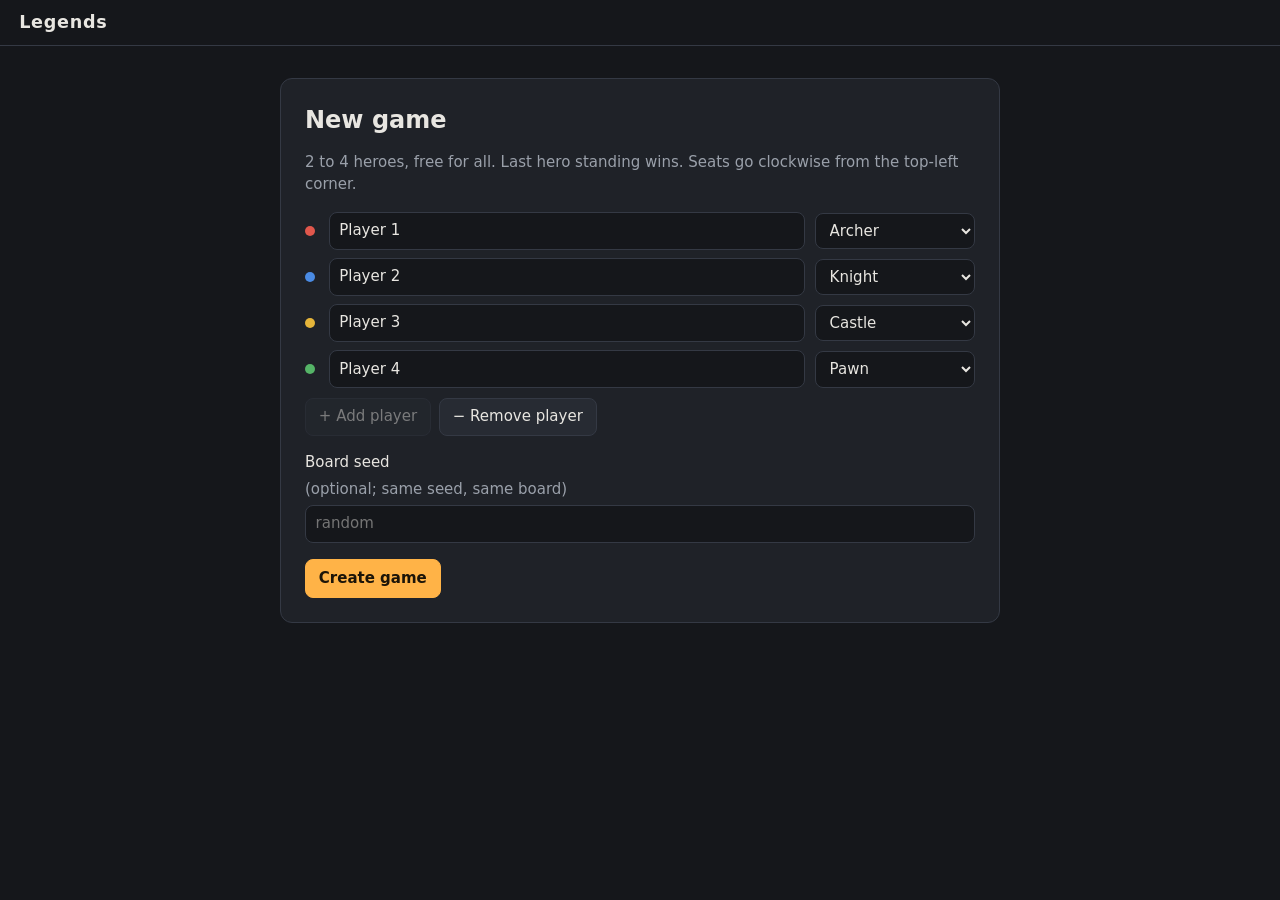
<file: src/main/resources/static/index.html>
<!DOCTYPE html>
<html lang="en">
<head>
  <meta charset="utf-8">
  <meta name="viewport" content="width=device-width, initial-scale=1">
  <title>Legends: new game</title>
  <link rel="stylesheet" href="css/legends.css">
</head>
<body>
  <header class="topbar">
    <a class="logo" href="/">Legends</a>
  </header>

  <main class="panel narrow">
    <section id="setup">
      <h1>New game</h1>
      <p class="muted">2 to 4 heroes, free for all. Last hero standing wins. Seats go clockwise from the top-left corner.</p>
      <form id="setup-form">
        <div id="player-rows" class="player-rows"></div>
        <div class="row-buttons">
          <button type="button" id="add-player">+ Add player</button>
          <button type="button" id="remove-player">− Remove player</button>
        </div>
        <label class="seed">Board seed <span class="muted">(optional; same seed, same board)</span>
          <input id="seed" type="number" inputmode="numeric" placeholder="random">
        </label>
        <button type="submit" class="primary">Create game</button>
      </form>
    </section>

    <section id="links" hidden>
      <h1>Send each player their link</h1>
      <p class="muted">Whoever opens a link plays that seat, so send each one only to its player.
        To play on one computer, open every link in its own tab.</p>
      <label class="address">Links use
        <select id="address"></select>
      </label>
      <p id="address-note" class="muted small"></p>
      <ol id="seat-links" class="seat-links"></ol>
      <p class="muted small">Board seed: <span id="seed-used"></span></p>
      <button type="button" id="again">Set up another game</button>
    </section>
  </main>

  <div id="toast" class="toast" role="alert" hidden></div>

  <script type="module" src="js/lobby.js"></script>
</body>
</html>
</file>
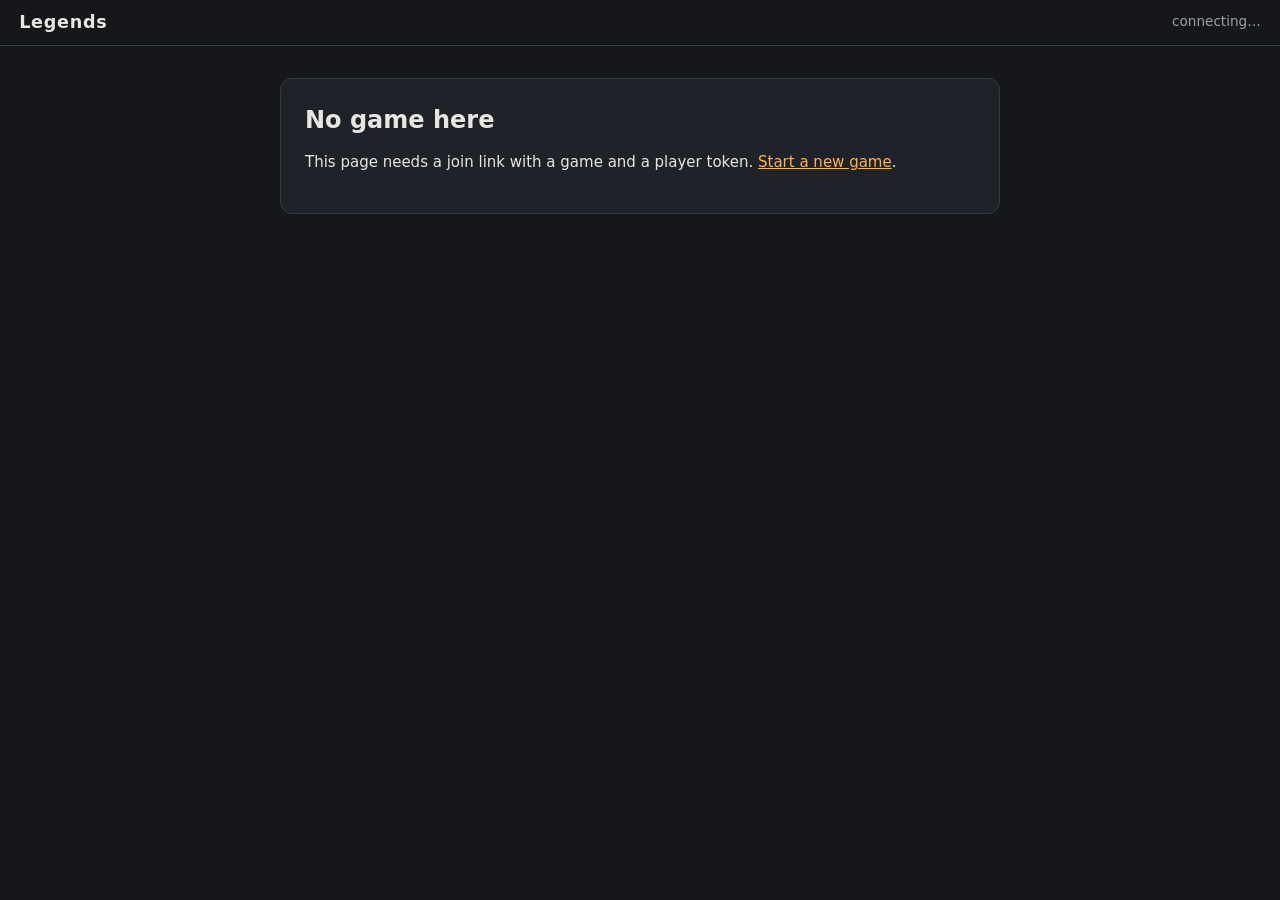
<file: src/main/resources/static/play.html>
<!DOCTYPE html>
<html lang="en">
<head>
  <meta charset="utf-8">
  <meta name="viewport" content="width=device-width, initial-scale=1">
  <title>Legends</title>
  <link rel="stylesheet" href="css/legends.css">
</head>
<body>
  <header class="topbar">
    <a class="logo" href="/">Legends</a>
    <span id="connection" class="connecting">connecting…</span>
  </header>

  <main id="game" class="game">
    <section class="board-area">
      <div id="status" class="status">Loading…</div>
      <canvas id="board" width="646" height="646" aria-label="Game board"></canvas>
      <div id="hint" class="hint"></div>
      <div id="actions" class="actions"></div>
    </section>

    <aside class="sidebar">
      <h2>Players</h2>
      <div id="players" class="players"></div>
      <h2>What happened</h2>
      <ol id="log" class="log"></ol>
      <details class="help">
        <summary>How to play</summary>
        <ul>
          <li>On your turn, dots show where you can move. Click one.</li>
          <li>Pick an attack (or press its number), then click an orange square. Hover first to preview: red is damage, blue arrows show pushes and pulls.</li>
          <li>Attacks that hit everything around you (Push Back, Pull, Queen lines) fire when you click your hero, anyone they affect, or the button again.</li>
          <li>★ buttons are Supers. A dashed gold ring means a hero's Super is ready.</li>
          <li>The gold diamond is the Keystone. The green dot means poisoned.</li>
          <li><kbd>Esc</kbd> cancels, <kbd>M</kbd> goes back to moving, <kbd>Enter</kbd> ends your turn.</li>
          <li>Bombs are hidden from everyone. Remember where they went off.</li>
        </ul>
      </details>
    </aside>
  </main>

  <section id="missing" class="panel narrow" hidden>
    <h1>No game here</h1>
    <p>This page needs a join link with a game and a player token. <a href="/">Start a new game</a>.</p>
  </section>

  <div id="gameover" class="overlay" hidden>
    <div class="panel">
      <h1 id="gameover-text"></h1>
      <button type="button" id="gameover-close">See the board</button>
      <a class="button" href="/">New game</a>
    </div>
  </div>

  <div id="toast" class="toast" role="alert" hidden></div>

  <script type="module" src="js/play.js"></script>
</body>
</html>
</file>
<file: src/main/resources/static/css/legends.css>
/* Legends: a plain, readable first look. Pixel art and a real visual style come later. */

:root {
  --bg: #15171b;
  --panel: #1f2228;
  --panel-2: #272b33;
  --line: #343944;
  --text: #e8e6e1;
  --muted: #9aa0aa;
  --accent: #ffb347;
  --gold: #ffd54a;
  --danger: #ff6b5e;
  --radius: 8px;
  color-scheme: dark;
}

* { box-sizing: border-box; }

body {
  margin: 0;
  background: var(--bg);
  color: var(--text);
  font: 15px/1.45 system-ui, -apple-system, "Segoe UI", sans-serif;
}

a { color: var(--accent); }
h1 { font-size: 1.5rem; margin: 0 0 0.5rem; }
h2 { font-size: 0.8rem; text-transform: uppercase; letter-spacing: 0.08em; color: var(--muted); margin: 1.2rem 0 0.5rem; }
h2:first-child { margin-top: 0; }
[hidden] { display: none !important; }
.muted { color: var(--muted); }
.small { font-size: 0.85rem; }

kbd {
  font: 11px ui-monospace, Menlo, monospace;
  padding: 1px 4px;
  border: 1px solid var(--line);
  border-radius: 4px;
  color: var(--muted);
}

/* ----- controls ----- */

button, .button {
  display: inline-flex;
  align-items: center;
  gap: 0.5rem;
  padding: 0.45rem 0.8rem;
  border: 1px solid var(--line);
  border-radius: var(--radius);
  background: var(--panel-2);
  color: var(--text);
  font: inherit;
  text-decoration: none;
  cursor: pointer;
}
button:hover:not(:disabled), .button:hover { border-color: var(--muted); }
button:disabled { opacity: 0.45; cursor: default; }
button.selected { border-color: var(--accent); background: #3a2f1f; }
button.primary { background: var(--accent); border-color: var(--accent); color: #1b1408; font-weight: 600; }
button.super span:first-child { color: var(--gold); }
button.end-turn { margin-left: auto; }

input, select {
  padding: 0.45rem 0.6rem;
  border: 1px solid var(--line);
  border-radius: var(--radius);
  background: var(--bg);
  color: var(--text);
  font: inherit;
}

/* ----- layout ----- */

.topbar {
  display: flex;
  align-items: center;
  justify-content: space-between;
  padding: 0.6rem 1.2rem;
  border-bottom: 1px solid var(--line);
}
.logo { color: var(--text); font-weight: 700; letter-spacing: 0.04em; text-decoration: none; font-size: 1.1rem; }

#connection { font-size: 0.85rem; color: var(--muted); }
#connection.live { color: #6fdc7a; }
#connection.offline { color: var(--danger); }

.panel {
  background: var(--panel);
  border: 1px solid var(--line);
  border-radius: 12px;
  padding: 1.5rem;
}
.narrow { max-width: 720px; margin: 2rem auto; }

.game {
  display: flex;
  gap: 1.5rem;
  align-items: flex-start;
  padding: 1.2rem;
  justify-content: center;
}

.board-area { display: flex; flex-direction: column; gap: 0.6rem; width: min(646px, 100%); }
#board { width: 100%; max-width: 646px; height: auto; border-radius: var(--radius); cursor: pointer; display: block; }

.status { font-size: 1.15rem; font-weight: 600; min-height: 1.6rem; }
.status.your-turn { color: var(--accent); }
.hint { color: var(--muted); min-height: 1.3rem; font-size: 0.9rem; }
.actions { display: flex; flex-wrap: wrap; gap: 0.5rem; }

.sidebar {
  width: 320px;
  flex-shrink: 0;
  background: var(--panel);
  border: 1px solid var(--line);
  border-radius: 12px;
  padding: 1rem;
}

@media (max-width: 1000px) {
  .game { flex-direction: column; align-items: center; }
  .sidebar { width: min(646px, 100%); }
}

/* ----- players ----- */

.players { display: flex; flex-direction: column; gap: 0.5rem; }
.player {
  border: 1px solid var(--line);
  border-left: 4px solid var(--seat);
  border-radius: var(--radius);
  padding: 0.5rem 0.6rem;
  background: var(--panel-2);
}
.player.current { box-shadow: 0 0 0 1px var(--seat); }
.player.defeated { opacity: 0.45; }
.player.defeated .player-name { text-decoration: line-through; }
.player-title { display: flex; align-items: center; gap: 0.4rem; margin-bottom: 0.3rem; }
.player-name { font-weight: 600; overflow: hidden; text-overflow: ellipsis; white-space: nowrap; }
.player-hero { margin-left: auto; color: var(--muted); font-size: 0.85rem; }
.player-line { font-size: 0.8rem; color: var(--muted); margin-top: 0.2rem; }
.tag { font-size: 0.7rem; padding: 0 0.35rem; border-radius: 4px; background: var(--seat); color: #111; font-weight: 700; }
.swatch { width: 10px; height: 10px; border-radius: 50%; background: var(--seat); flex-shrink: 0; display: inline-block; }

.meter { display: grid; grid-template-columns: 3.4rem 1fr 4.6rem; align-items: center; gap: 0.4rem; font-size: 0.8rem; }
.meter-label { color: var(--muted); }
.meter-bar { height: 6px; background: #0f1114; border-radius: 3px; overflow: hidden; }
.meter-fill { height: 100%; }
.meter-text { text-align: right; font-variant-numeric: tabular-nums; }
.meter.hearts .meter-fill { background: #e0574c; }
.meter.super .meter-fill { background: #8a7a3a; }
.meter.super.ready .meter-fill { background: var(--gold); }
.meter.super.ready .meter-text { color: var(--gold); font-weight: 700; }

/* ----- log ----- */

.log {
  list-style: none;
  margin: 0;
  padding: 0.4rem 0.6rem;
  max-height: 260px;
  overflow-y: auto;
  background: var(--bg);
  border-radius: var(--radius);
  font-size: 0.82rem;
}
.log:empty::before { content: "Nothing yet."; color: var(--muted); }
.log li { padding: 0.15rem 0; }
.log li.turn { color: var(--muted); border-top: 1px solid var(--line); margin-top: 0.25rem; padding-top: 0.3rem; }
.log li.danger { color: var(--danger); }
.log li.super { color: var(--gold); }

.help { margin-top: 1rem; font-size: 0.85rem; color: var(--muted); }
.help summary { cursor: pointer; color: var(--text); }
.help ul { padding-left: 1.1rem; }

/* ----- lobby ----- */

.player-rows { display: flex; flex-direction: column; gap: 0.5rem; margin: 1rem 0 0.6rem; }
.player-row { display: grid; grid-template-columns: 14px 1fr 160px; gap: 0.6rem; align-items: center; }
.row-buttons { display: flex; gap: 0.5rem; margin-bottom: 1rem; }
.seed, .address { display: flex; flex-direction: column; gap: 0.3rem; margin-bottom: 1rem; }

.seat-links { list-style: none; padding: 0; display: flex; flex-direction: column; gap: 0.6rem; }
.seat-link { border-left: 4px solid var(--seat); background: var(--panel-2); padding: 0.6rem; border-radius: var(--radius); }
.seat-who { display: flex; align-items: center; gap: 0.4rem; margin-bottom: 0.4rem; }
.seat-actions { display: flex; gap: 0.4rem; }
.seat-actions input { flex: 1; min-width: 0; font: 12px ui-monospace, Menlo, monospace; }

/* ----- overlays ----- */

.overlay {
  position: fixed;
  inset: 0;
  background: rgba(0, 0, 0, 0.55);
  display: flex;
  align-items: center;
  justify-content: center;
}
.overlay .panel { text-align: center; min-width: 320px; }
.overlay .panel h1 { margin-bottom: 1rem; }
.overlay .panel .button, .overlay .panel button { margin: 0 0.25rem; }

.toast {
  position: fixed;
  bottom: 1.2rem;
  left: 50%;
  transform: translateX(-50%);
  background: #3b1d1a;
  border: 1px solid var(--danger);
  color: #ffd9d4;
  padding: 0.6rem 1rem;
  border-radius: var(--radius);
  max-width: 90vw;
}
</file>
